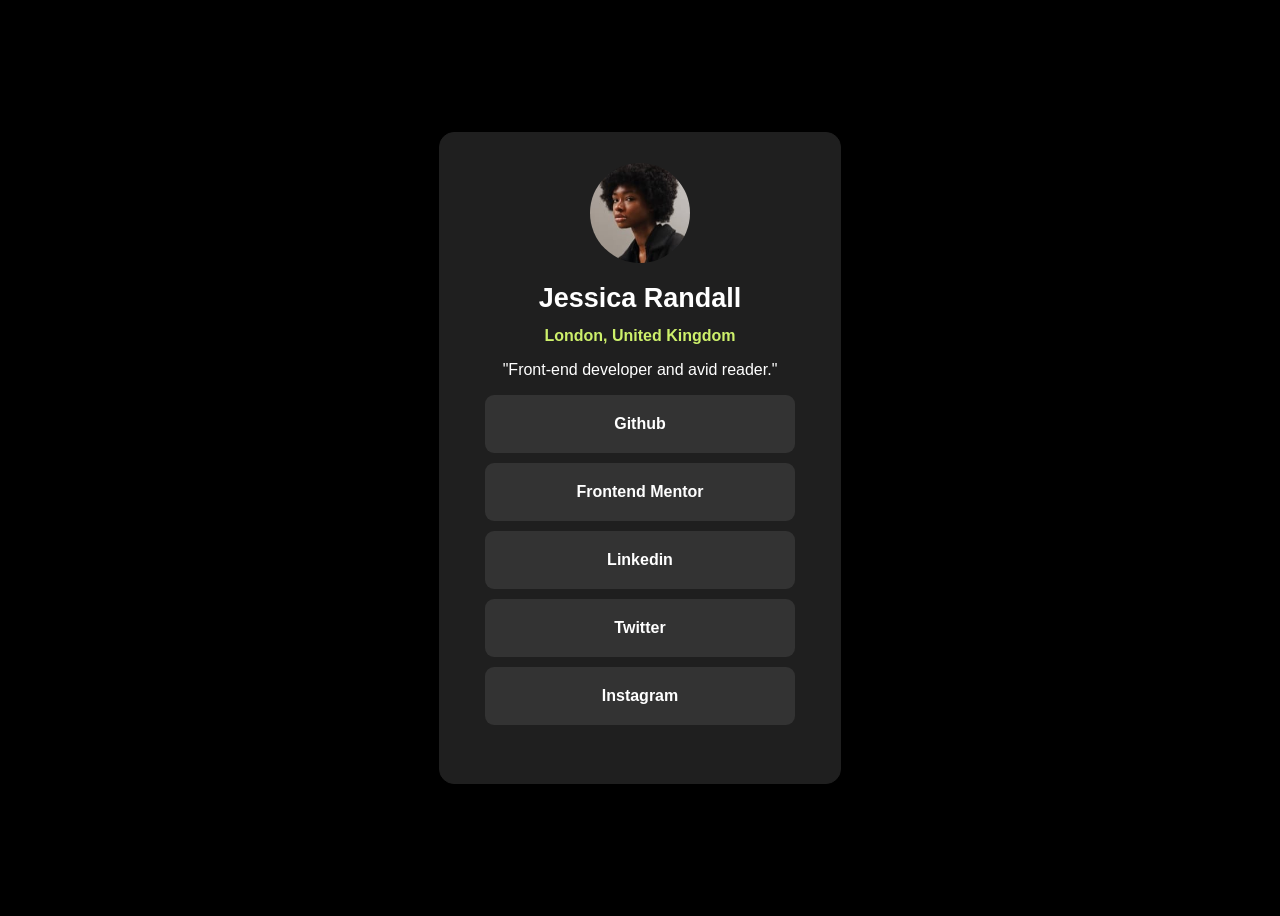
<file: 01 Hub de links para midias sociais/index.html>
<!DOCTYPE html>
<html lang="pt-br">

<head>
    <meta charset="UTF-8">
    <meta name="viewport" content="width=device-width, initial-scale=1.0">
    <title>LinkHub</title>
    <link rel="shortcut icon" href="images/favicon-32x32.png" type="image/x-icon">
    <link rel="stylesheet" href="style.css">
</head>

<body>

    <div id="container">

        <img src="images/avatar-jessica.jpeg" alt="jessicaimage">


        <h1>Jessica Randall</h1>

        <h2>London, United Kingdom</h2>

        <p>"Front-end developer and avid reader."</p>

        <a href="" target="_blank" class="linkme">Github</a>
        <a href="" target="_blank" class="linkme">Frontend Mentor</a>
        <a href="" target="_blank" class="linkme">Linkedin</a>
        <a href="" target="_blank" class="linkme">Twitter</a>
        <a href="" target="_blank" class="linkme">Instagram</a>

    </div>

</body>

</html>
</file>
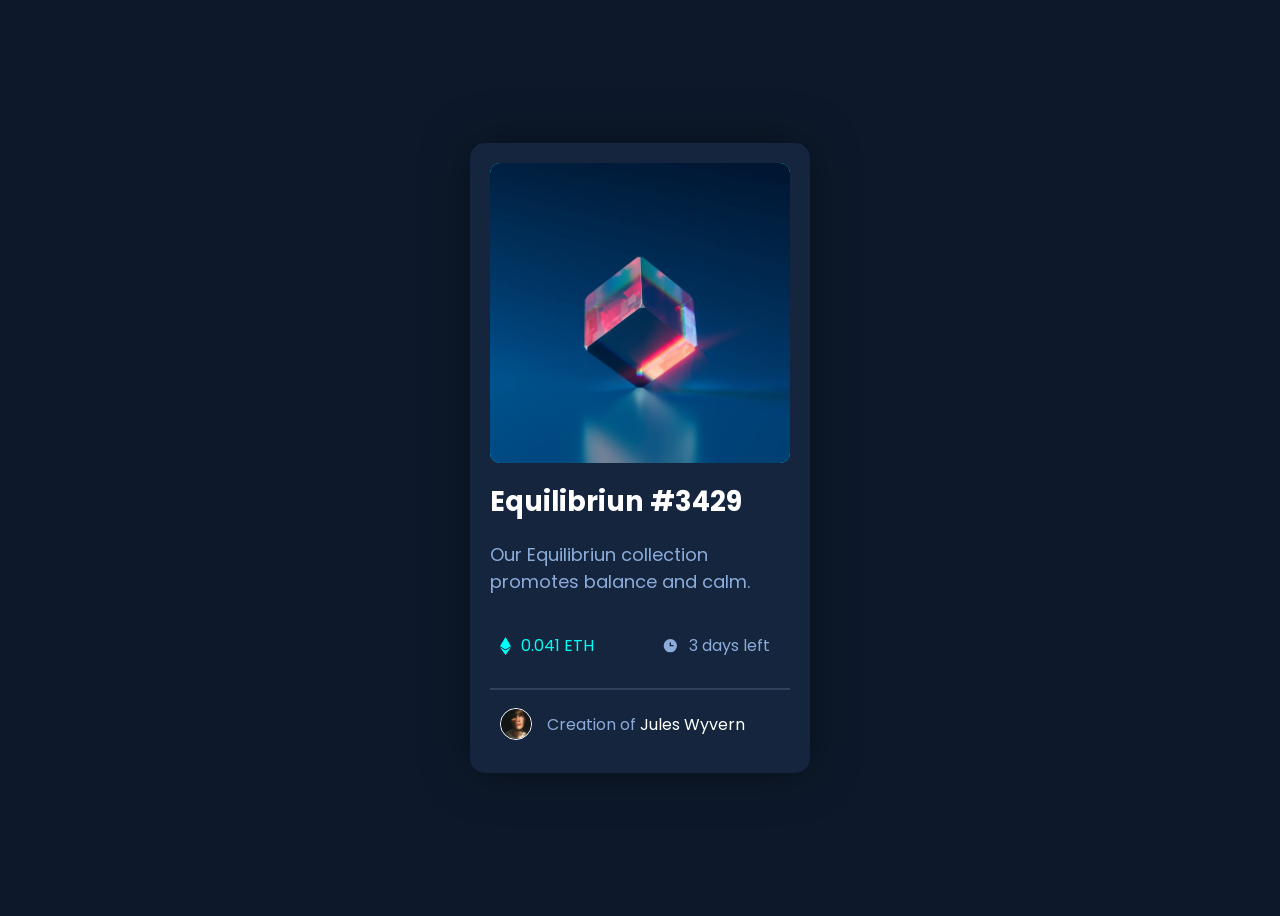
<file: 02 Perfil de cartão NFT/index.html>
<!DOCTYPE html>
<html lang="pt-br">

<head>
    <meta charset="UTF-8">
    <meta name="viewport" content="width=device-width, initial-scale=1.0">
    <style>
        @import url('https://fonts.googleapis.com/css2?family=Outfit:wght@100..900&family=Poppins:ital,wght@0,100;0,200;0,300;0,400;0,500;0,600;0,700;0,800;0,900;1,100;1,200;1,300;1,400;1,500;1,600;1,700;1,800;1,900&display=swap');

        body {
            height: 100vh;
            display: flex;
            justify-content: center;
            align-items: center;
            font-family: 'poppins';
            background-color: hsl(217, 54%, 11%);
        }

        .card {
            background-color: hsl(216, 50%, 16%);
            width: 300px;
            height: 590px;
            box-shadow: 0px 0px 50px rgba(0, 0, 0, 0.412);
            border-radius: 15px;
            padding: 20px;
        }

        .imgr {
            position: relative;
            top: 0;
            left: 0;
            width: 300px;
            height: 300px;
            border-radius: 10px;
            background-color: hsl(178, 100%, 50%);

            .img1 {
                width: 300px;
                border-radius: 10px;
                display: block;
                position: relative;
                top: 0;
                left: 0;
            }

            .img2 {
                position: absolute;
                top: 0px;
                left: 0px;
                width: 100%;
                height: 100%;
                border-radius: 10px;
                background-color: hsla(178, 100%, 50%, );
                background: rgba(0, 0, 0, 0.0);
            }

            .img3 {
                position: absolute;
                top: 120px;
                left: 120px;
                opacity: 0;
            }

            .img2:hover {
                background: hsl(178, 100%, 50%, 0.300);
                ;

                .img3 {
                    opacity: 1;
                }
            }

        }




        .title {
            font-size: 1.7em;
            color: white;

            &:hover {
                color: hsl(178, 100%, 50%);
                transition: 0.7s;
            }
        }

        p {
            font-size: 18px;
        }



        .pr,
        .time2 {
            color: hsl(215, 51%, 70%);
        }

        .eth,
        .time {
            display: inline-flex;
            align-items: center;
            margin: 10px;
        }

        .eth2,
        .time2 {
            margin: 10px;
        }

        .time {
            float: right;
        }

        .eth2 {
            color: hsl(178, 100%, 50%);
        }


        hr {
            margin-top: 10px;
            border: none;
            height: 2px;
            background-color: hsl(215, 32%, 27%);
        }

        .avatar {
            display: inline-flex;
            align-items: center;
        }

        .avatar2 {
            border: 1px solid white;
            margin: 10px;
            margin-right: 15px;
            border-radius: 100%;
        }

        a {
            text-decoration: none;
            color: white;

            &:hover {
                color: hsl(178, 100%, 50%);
                transition: 0.7s;
            }
        }
    </style>
    <link rel="shortcut icon" href="images/favicon-32x32.png" type="image/x-icon">
    <title>nft card</title>
</head>

<body>

    <div class="card">
        <div class="imgr">

            <img src="images/image-equilibrium.jpg" alt="" class="img1">

            <div class="img2"><img src="images/icon-view.svg" alt="" class="img3"></div>


        </div>



        <h1 class="title">Equilibriun #3429</h1>

        <p class="pr">Our Equilibriun collection promotes balance and calm.</p>



        <span class="eth">
            <img src="images/icon-ethereum.svg" alt="">

            <span" class="eth2">0.041 ETH
        </span>
        </span>

        <span class="time">
            <img src="images/icon-clock.svg" alt="">

            <span class="time2">3 days left</span>
        </span>



        <hr>

        <span class="avatar">
            <img src="images/image-avatar.png" alt="" width="30px" class="avatar2">
            <span class="pr">Creation of <a href="">Jules Wyvern</a></span>
        </span>



    </div>

</body>

</html>
</file>
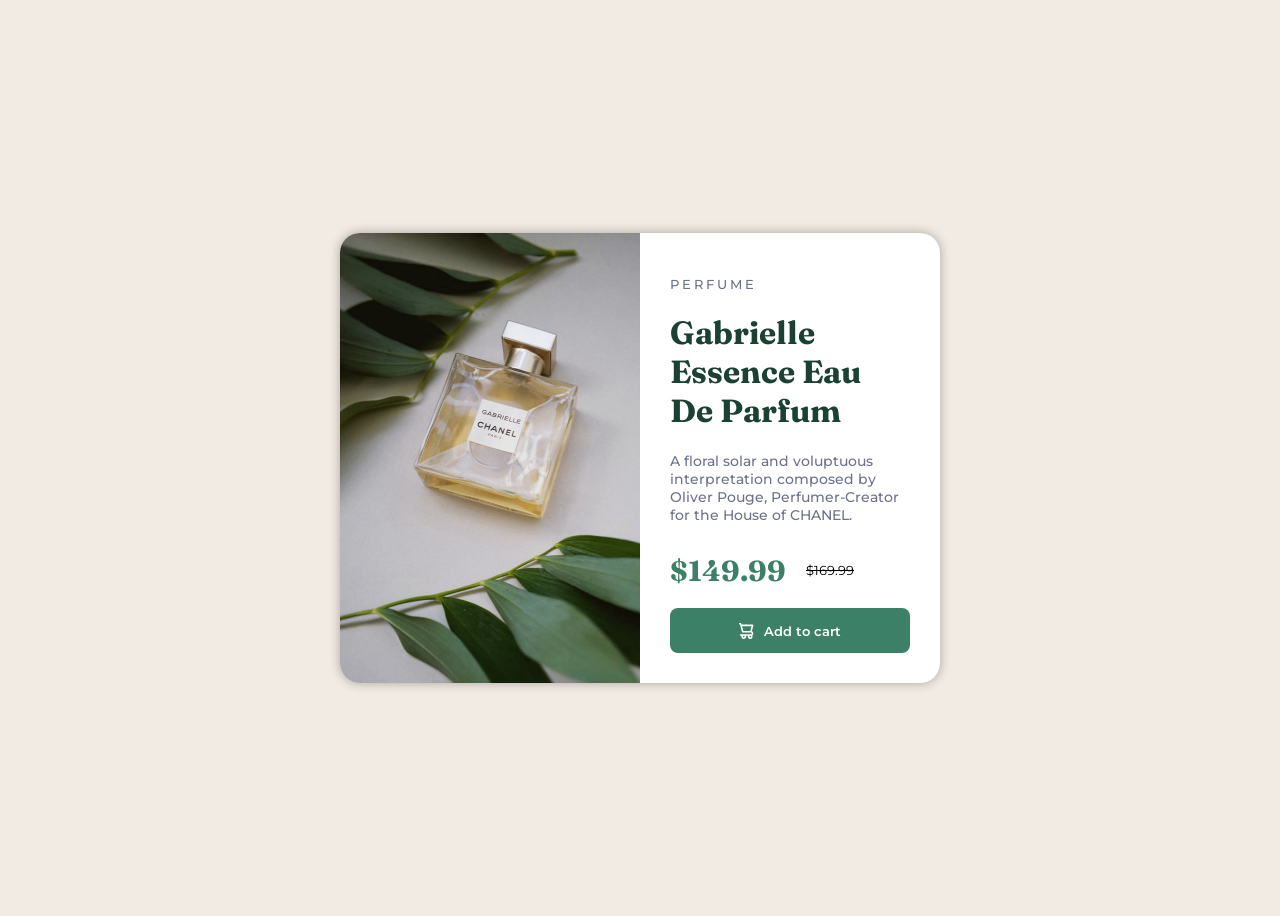
<file: 03 Cartão de pré-visualização de produto/index.html>
<!DOCTYPE html>
<html lang="en">

<head>
    <meta charset="UTF-8">
    <meta name="viewport" content="width=device-width, initial-scale=1.0">
    <title>projeto 003</title>

    <style>
        /* Cartão de produto */

        @import url('https://fonts.googleapis.com/css2?family=Montserrat:ital,wght@0,100..900;1,100..900&display=swap');

        @import url('https://fonts.googleapis.com/css2?family=Fraunces:ital,opsz,wght@0,9..144,100..900;1,9..144,100..900&family=Montserrat:ital,wght@0,100..900;1,100..900&display=swap');

        body {
            background-color: hsl(30, 38%, 92%);
            height: 100vh;
            display: flex;
            justify-content: center;
            align-items: center;
        }

        .card {
            width: 600px;
            height: 450px;
            background-color: white;
            position: relative;
            overflow: hidden;
            border-radius: 20px;
            box-shadow: 0px 0px 1cap rgba(0, 0, 0, 0.305);
        }

        .img-card {
            height: 450px;
            width: 50%;
        }

        .card-text {
            width: 240px;
            height: 390px;
            display: inline-block;
            position: absolute;
            top: 30px;
            left: 330px;

            .name-card {
                font-family: Montserrat;
                font-size: small;
                letter-spacing: 3px;
                color: hsl(228, 12%, 48%);
                font-weight: 500;
            }

            .title-card {
                font-family: fraunces;
                color: hsl(158, 42%, 18%);
            }

            .p-card {
                font-family: Montserrat;
                color: hsl(228, 12%, 48%);
                font-size: 0.9em;
                font-weight: 500;
                margin-bottom: 2em;
            }

            .button-card {
                display: flex;
                align-items: center;
                justify-content: center;
                gap: 10px;
                font-family: montserrat;
                width: 100%;
                height: 45px;
                border-radius: 8px;
                border: none;
                background-color: hsl(158, 36%, 37%);
                color: white;
                font-weight: 600;
                position: absolute;
                bottom: 0%;
                cursor: pointer;

                &:hover {
                    background-color: hsl(158, 42%, 18%);
                }
            }


        }

        .price {
            display: flex;
            align-items: center;

            .price-card-1 {
                font-family: fraunces;
                font-size: 1.8em;
                font-weight: 700;
                color: hsl(158, 36%, 37%);
            }

            .price-card-2 {
                font-family: montserrat;
                font-size: small;
                text-decoration: line-through;
                margin-left: 20px;
            }
        }
    </style>

</head>

<body>

    <div class="card">

        <img src="images/image-product-desktop.jpg" alt="" class="img-card">

        <div class="card-text">

            <p class="name-card">PERFUME</p>

            <h1 class="title-card">Gabrielle Essence Eau De Parfum</h1>

            <p class="p-card">A floral solar and voluptuous interpretation composed by Oliver Pouge, Perfumer-Creator
                for the House of CHANEL.</p>

            <div class="price">
                <span class="price-card-1">$149.99</span>
                <span class="price-card-2">$169.99</span>
            </div>


            <br>

            <button class="button-card"><img src="images/icon-cart.svg" alt="">Add to cart</button>

        </div>


    </div>

</body>

</html>
</file>
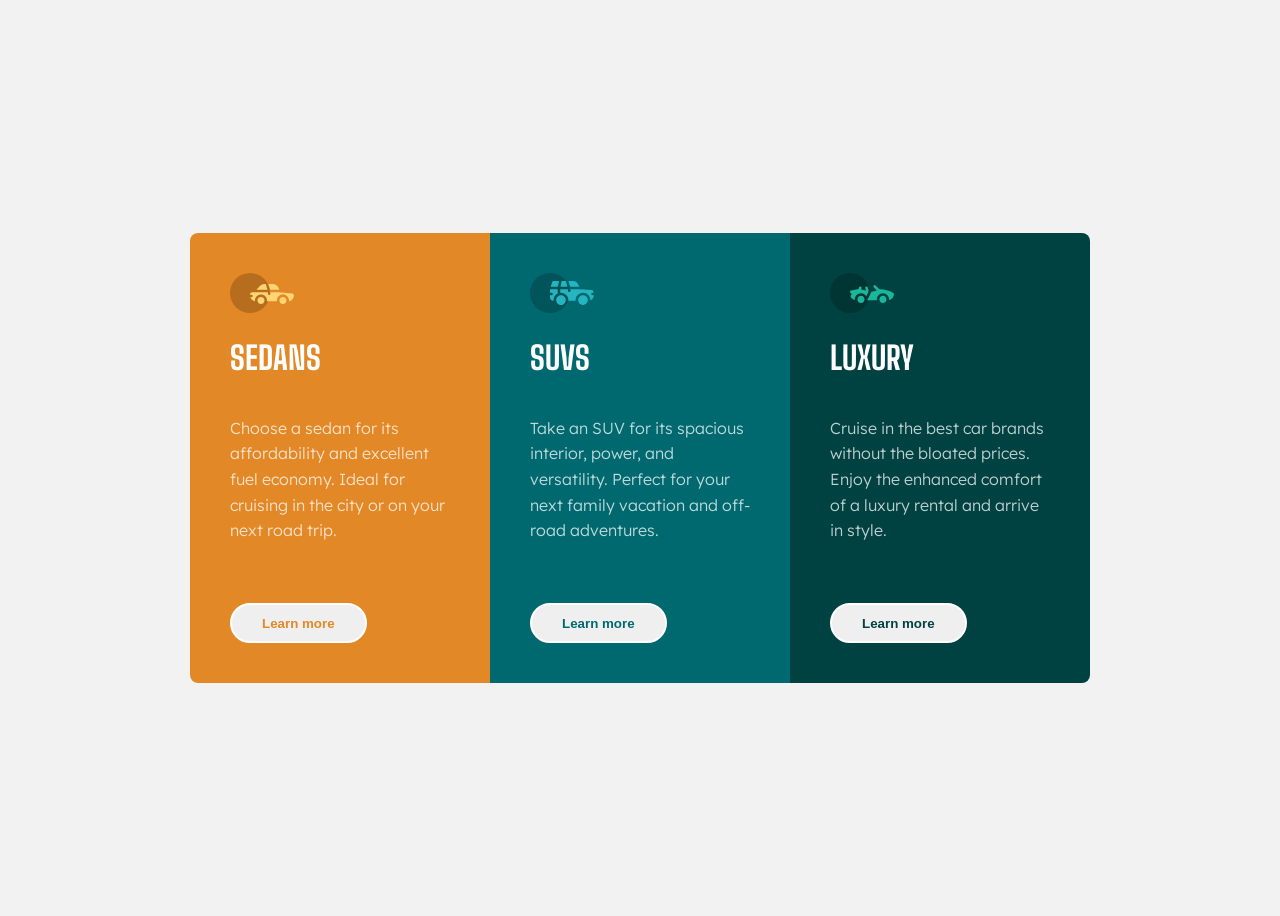
<file: 04 Cartão de pré-visualização de 3 colunas/index.html>
<!DOCTYPE html>
<html lang="pt-br">

<head>
    <meta charset="UTF-8">
    <meta name="viewport" content="width=device-width, initial-scale=1.0">
    <title>Document</title>

    <style>
        @import url('https://fonts.googleapis.com/css2?family=Big+Shoulders:opsz,wght@10..72,100..900&family=Fraunces:ital,opsz,wght@0,9..144,100..900;1,9..144,100..900&family=Lexend+Deca:wght@100..900&family=Montserrat:ital,wght@0,100..900;1,100..900&display=swap');

        @import url('https://fonts.googleapis.com/css2?family=Fraunces:ital,opsz,wght@0,9..144,100..900;1,9..144,100..900&family=Lexend+Deca:wght@100..900&family=Montserrat:ital,wght@0,100..900;1,100..900&display=swap');

        body {
            background-color: hsl(0, 0%, 95%);
            min-height: 100vh;
            display: flex;
            justify-content: center;
            align-items: center;
        }

        .container {
            background-color: white;
            overflow: hidden;
            border-radius: 8px;
            display: grid;
            grid-template-columns: 1fr 1fr 1fr;
        }

        @media (max-width: 900px) {
            .container {
                background-color: white;
                overflow: hidden;
                border-radius: 8px;
                display: grid;
                grid-template-columns: 1fr;
            }
        }

        .box {
            width: 300px;
            height: 450px;
            margin: 0%;
            display: flex;
            justify-content: center;
            align-items: center;

            .box-internal {
                width: 220px;
                height: 370px;
                position: relative;
            }

        }

        .box1 {
            background-color: hsl(31, 77%, 52%);
        }

        .box2 {
            background-color: hsl(184, 100%, 22%);
        }

        .box3 {
            background-color: hsl(179, 100%, 13%);
        }

        .title {
            font-family: 'Big Shoulders';
            color: white;
            font-size: 2em;
            margin-bottom: 1.2em;
        }

        .text {
            font-family: 'Lexend Deca';
            color: hsla(0, 0%, 100%, 0.75);
            font-weight: 300;
            line-height: 1.6;
        }

        .botao {
            padding: 0px 30px;
            border: 2px solid white;
            height: 40px;
            border-radius: 20px;
            bottom: 0px;
            font-weight: bold;
            position: absolute;
            bottom: 0px;
        }

        .botao1 {
            color: hsl(31, 77%, 52%);

            &:hover {
                background-color: hsl(31, 77%, 52%);
                color: white;
                transition: 0.2s;
            }
        }

        .botao2 {
            color: hsl(184, 100%, 22%);

            &:hover {
                background-color: hsl(184, 100%, 22%);
                color: white;
                transition: 0.2s;
            }
        }

        .botao3 {
            color: hsl(179, 100%, 13%);

            &:hover {
                background-color: hsl(179, 100%, 13%);
                color: white;
                transition: 0.2s;
            }
        }
    </style>

</head>

<body>

    <div class="container">

        <div class="box1 box">

            <div class="box-internal">

                <img src="images/icon-sedans.svg" alt="">

                <h1 class="title">SEDANS</h1>

                <p class="text">Choose a sedan for its affordability and excellent fuel economy. Ideal for cruising in
                    the city
                    or on your next road trip.</p>

                <button class="botao botao1">Learn more</button>

            </div>

        </div>



        <div class="box2 box">

            <div class="box-internal">

                <img src="images/icon-suvs.svg" alt="">

                <h1 class="title">SUVS</h1>

                <p class="text">Take an SUV for its spacious interior, power, and versatility. Perfect for your next
                    family vacation
                    and off-road adventures.</p>

                <button class="botao botao2">Learn more</button>

            </div>

        </div>



        <div class="box3 box">

            <div class="box-internal">

                <img src="images/icon-luxury.svg" alt="">

                <h1 class="title">LUXURY</h1>

                <p class="text"> Cruise in the best car brands without the bloated prices. Enjoy the enhanced comfort of
                    a luxury
                    rental and arrive in style.</p>

                <button class="botao botao3">Learn more</button>

            </div>

        </div>

    </div>

</body>

</html>
</file>
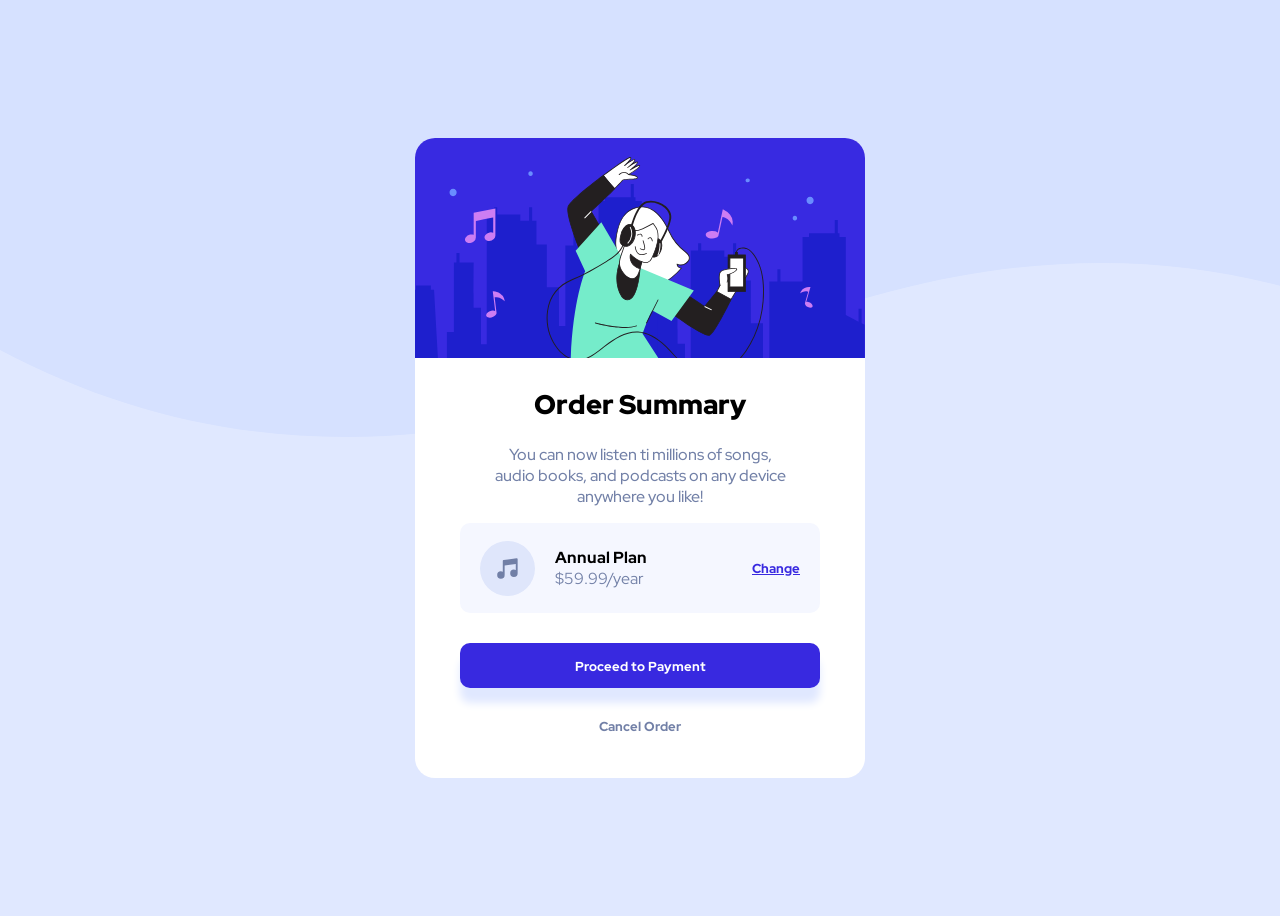
<file: 05 Componente de resumo/index.html>
<!DOCTYPE html>
<html lang="en">

<head>
    <meta charset="UTF-8">
    <meta name="viewport" content="width=device-width, initial-scale=1.0">
    <title>projeto 005</title>

    <style>
        @import url('https://fonts.googleapis.com/css2?family=Big+Shoulders:opsz,wght@10..72,100..900&family=Fraunces:ital,opsz,wght@0,9..144,100..900;1,9..144,100..900&family=Lexend+Deca:wght@100..900&family=Montserrat:ital,wght@0,100..900;1,100..900&family=Red+Hat+Display:ital,wght@0,300..900;1,300..900&display=swap');

        * {
            font-family: "Red Hat Display";
        }

        body {
            background-color: hsl(225, 100%, 94%);
            background-image: url(images/pattern-background-desktop.svg);
            background-repeat: repeat-x;
            height: 100vh;
            display: flex;
            align-items: center;
            justify-content: center;
        }

        .card {
            background-color: white;
            width: 450px;
            height: 640px;
            border-radius: 20px;
            overflow: hidden;
            position: relative;
        }

        .text {
            position: absolute;
            left: 75px;
            width: 300px;
            text-align: center;
        }

        .text h2 {
            font-weight: 900;
            font-size: 1.7em;
        }

        .text p {
            font-weight: 500;
            color: hsl(224, 23%, 55%);
        }

        .click {
            position: absolute;
            top: 385px;
            left: 45px;
            width: 360px;
        }

        .plan {
            display: flex;
            align-items: center;
            gap: 20px;
            background-color: hsl(225, 100%, 98%);
            padding: 20px;
            border-radius: 10px;
            width: 320px;
            height: 50px;
            margin-bottom: 30px;

            .ap {
                font-weight: 800;
            }

            .price {
                color: hsl(224, 23%, 55%);
            }

            .ancor {
                color: hsl(245, 75%, 52%);
                font-weight: 800;
                font-size: 13px;
                margin-left: auto;

                &:hover {
                    color: hsl(245, 79%, 65%);
                    cursor: pointer;
                }
            }

        }

        .pay {
            width: 360px;
            height: 45px;
            margin-bottom: 15px;
            border-radius: 10px;
            background-color: hsl(245, 75%, 52%);
            color: white;
            font-weight: 800;
            border: none;
            box-shadow: 0px 15px 8px hsl(225, 100%, 94%);

            &:hover {
                background-color: hsl(245, 79%, 65%);
                cursor: pointer;
            }
        }

        .cancel {
            width: 360px;
            height: 45px;
            background-color: rgba(240, 248, 255, 0);
            border: none;
            font-weight: 800;
            color: hsl(224, 23%, 55%);

            &:hover {
                color: black;
                cursor: pointer;
            }
        }
    </style>

    <div class="card">

        <img src="images/illustration-hero.svg" alt="">

        <div class="text">

            <h2>Order Summary</h2>

            <p>You can now listen ti millions of songs, audio books, and podcasts on any device anywhere you like!</p>

        </div>

        <div class="click">

            <div class="plan">

                <img src="images/icon-music.svg" height="55px" alt="">

                <div>
                    <span class="ap">Annual Plan</span>
                    <br>
                    <span class="price">$59.99/year</span>
                </div>

                <a href="" class="ancor">Change</a>

            </div>

            <button class="pay">
                Proceed to Payment
            </button>

            <button class="cancel">
                Cancel Order
            </button>

        </div>

    </div>

</head>

<body>



</body>

</html>
</file>
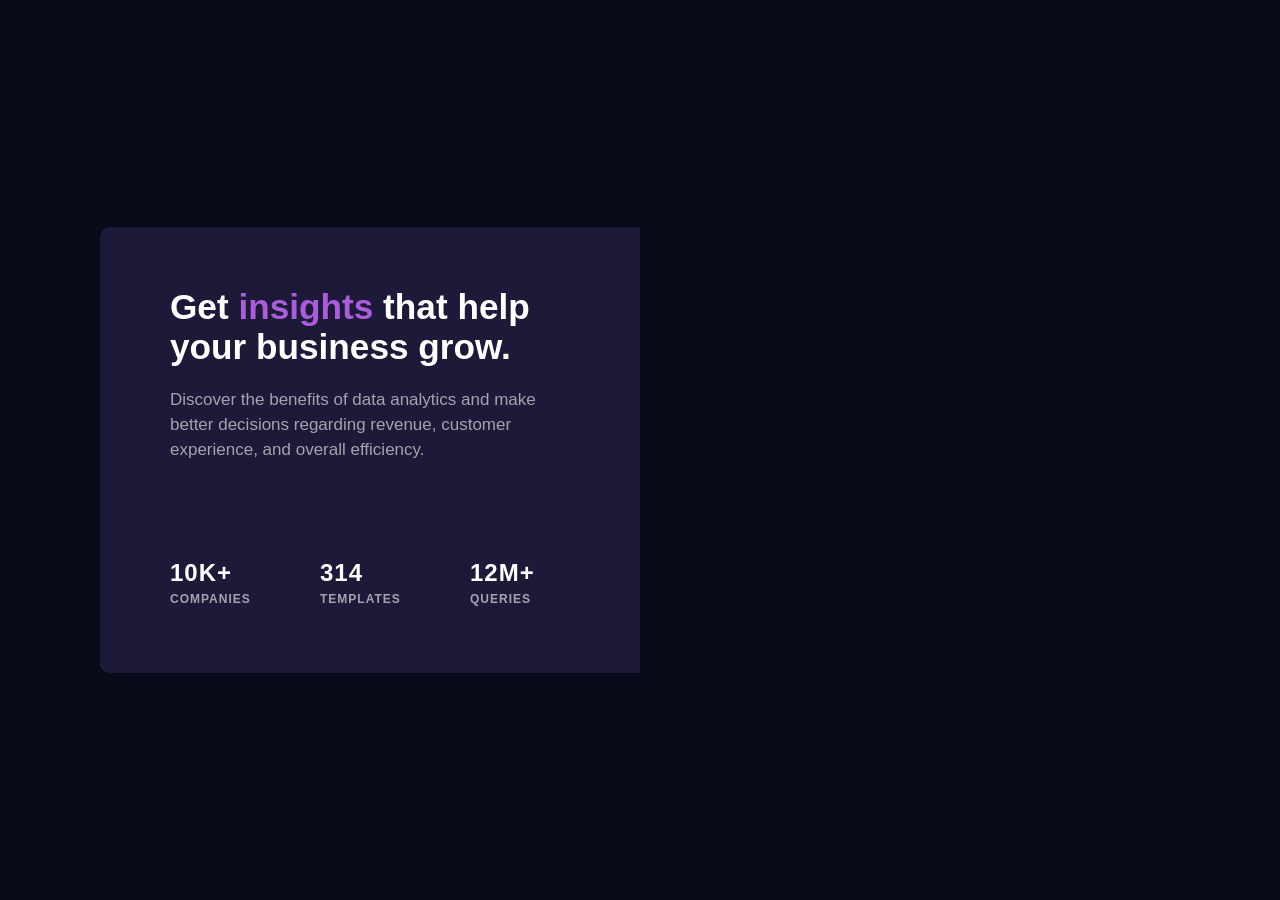
<file: 06 Componente de cartão/index.html>
<!DOCTYPE html>
<html lang="pt-br">

<head>
    <meta charset="UTF-8">
    <meta name="viewport" content="width=device-width, initial-scale=1.0">
    <link rel="stylesheet" href="style.css">
    <title>Document</title>
</head>

<body>

    <div class="container">

        <div class="container-text">

            <div class="box-text">

                <h1>Get <span style="color: hsl(277, 64%, 61%);">insights</span> that help your business grow.</h1>

                <p>Discover the benefits of data analytics and make
                    better decisions regarding revenue, customer
                    experience, and overall efficiency.</p>

                <div class="itens-text">

                    <span class="itens-mini">
                        <h2>10K+</h1>
                            <p>COMPANIES</p>
                    </span>

                    <span class="itens-mini">
                        <h2>314</h2>
                        <p>TEMPLATES</p>
                    </span>

                    <span class="itens-mini">
                        <h2>12M+</h2>
                        <p>QUERIES</p>
                    </span>

                </div>

            </div>

        </div>

        <div class="container-2">
        </div>

    </div>

</body>

</html>
</file>
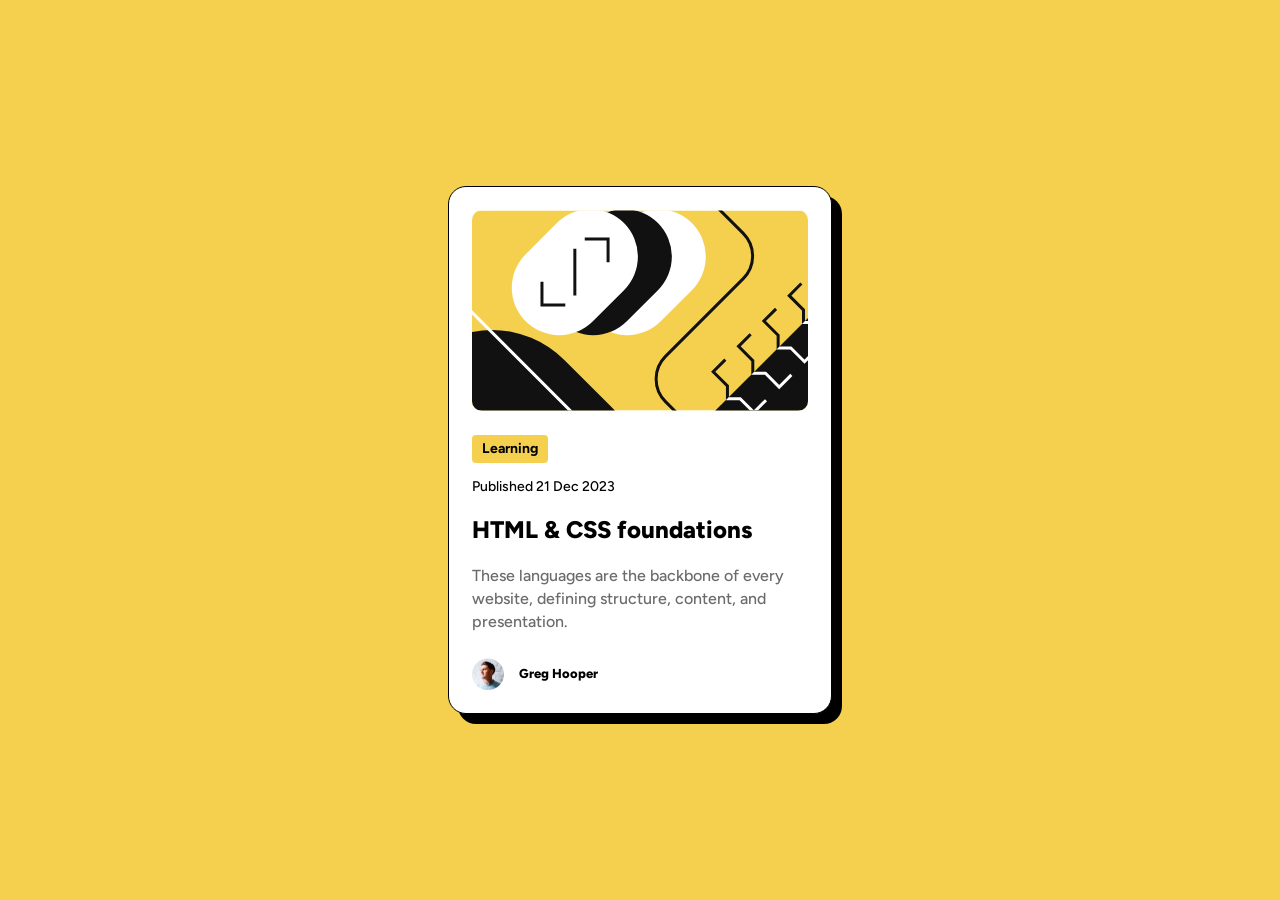
<file: 07 Pré-visualização de cartão de blog/index.html>
<!DOCTYPE html>
<html lang="pt-br">
<head>
    <meta charset="UTF-8">
    <meta name="viewport" content="width=device-width, initial-scale=1.0">
    <link rel="stylesheet" href="style.css">
    <title>Card Blog Preview</title>
</head>
<body>

    <section class="card">

        <img src="images/illustration-article.svg" alt="Ilustração-article">

        <span class="text-top">Learning</span><br>

        <span class="text-data">Published 21 Dec 2023</span>

        <a href="" target="_blank"> <h1>HTML & CSS foundations</h1></a>

        <p>These languages are the backbone of every website, defining structure, content, and presentation.</p>

        <span class="image-text"><img src="images/image-avatar.webp" alt="foto de perfil"> Greg Hooper</span>

    </section>
    
</body>
</html>
</file>
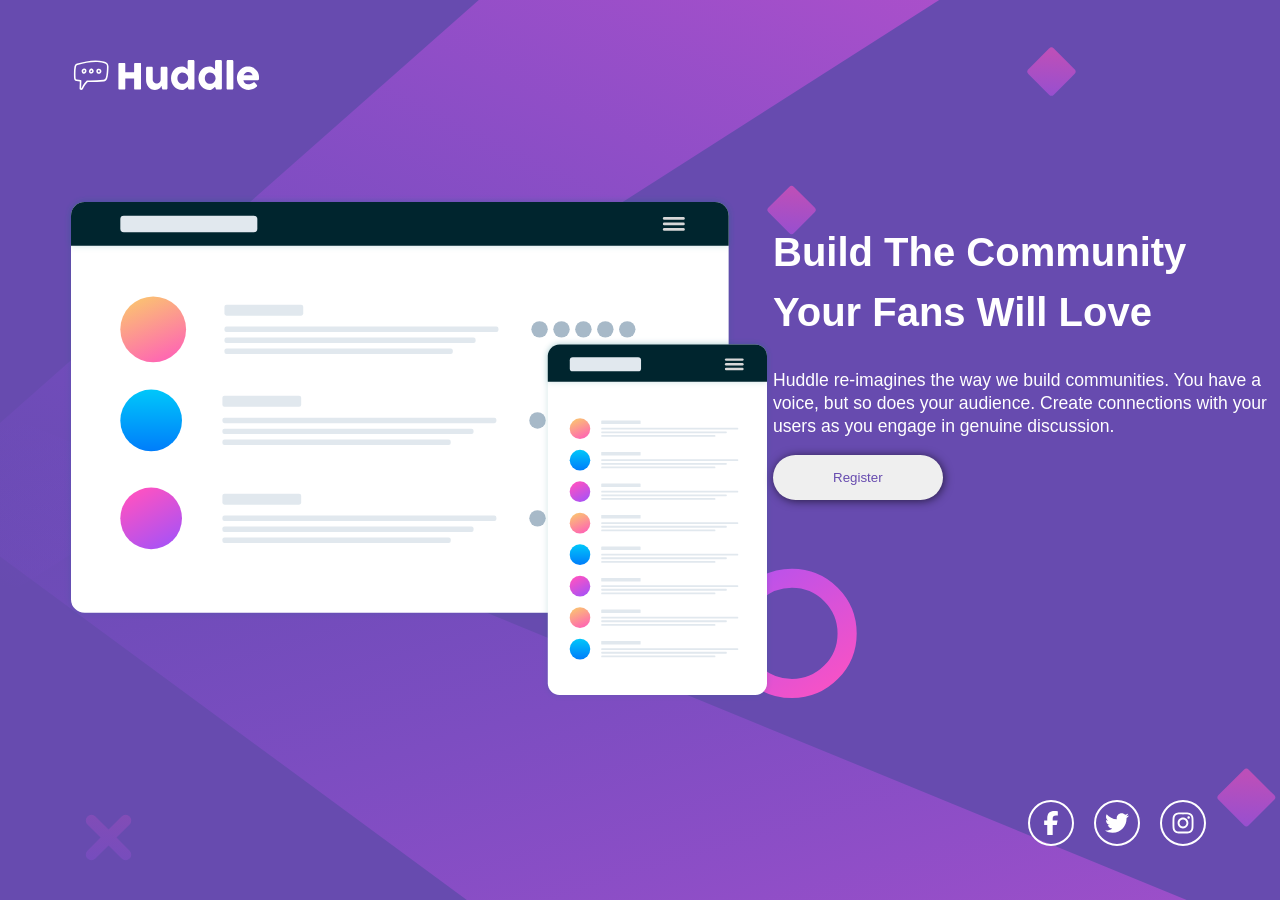
<file: 08 Página inicial do huddle com uma única seção introdutória/index.html>
<!DOCTYPE html>
<html lang="pt-br">

<head>
    <meta charset="UTF-8">
    <meta name="viewport" content="width=device-width, initial-scale=1.0">
    <link rel="stylesheet" href="style.css">
    <title>Document</title>
</head>

<body>
    <header>
        <div class="limit-area">
            <img src="images/logo.svg" alt="">
        </div>
    </header>
    <main>

        <div class="limit-area">

            <div class="image-area">
                <img src="images/illustration-mockups.svg" alt="illustration-mockups">
            </div>

            <div class="text-area">

                <h1>Build The Community<br>Your Fans Will Love</h1>

                <p>
                    Huddle re-imagines the way we build communities. You have a voice, but so does your audience. Create
                    connections with your users as you engage in genuine discussion.
                </p>

                <button>Register</button>

            </div>

        </div>



    </main>
    <footer>

        <div class="limit-area icons-area">

            <a href="facebook.com"><img src="images/facebook-f-brands-solid-full.svg" alt=""></a>
            <a href="facebook.com"><img src="images/twitter-brands-solid-full.svg" alt=""></a>
            <a href="facebook.com"><img src="images/instagram-brands-solid-full.svg" alt="">

        </div>

    </footer>
</body>

</html>
</file>
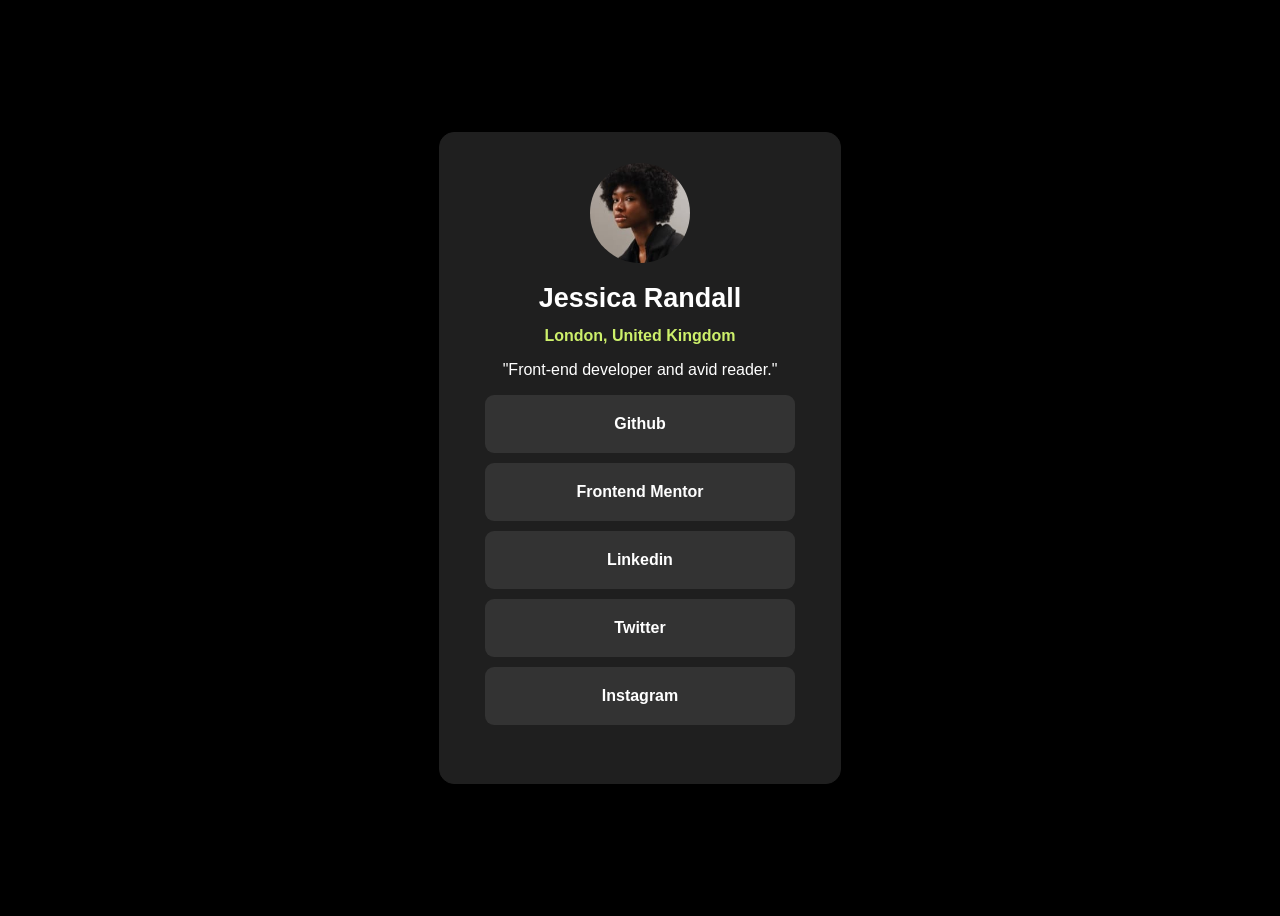
<file: P-001/index.html>
<!DOCTYPE html>
<html lang="pt-br">

<head>
    <meta charset="UTF-8">
    <meta name="viewport" content="width=device-width, initial-scale=1.0">
    <title>Document</title>
    <link rel="shortcut icon" href="images/favicon-32x32.png" type="image/x-icon">
    <link rel="stylesheet" href="style.css">
</head>

<body>

    <div id="container">

        <img src="images/avatar-jessica.jpeg" alt="jessicaimage">


        <h1>Jessica Randall</h1>

        <h2>London, United Kingdom</h2>

        <p>"Front-end developer and avid reader."</p>

        <a href="https://github.com/Jonhvmp/ForumHydraLinks/blob/main/README.pt.md" target="_blank"
            class="linkme">Github</a>
        <a href="https://www.frontendmentor.io/home" target="_blank" class="linkme">Frontend Mentor</a>
        <a href="" class="linkme">Linkedin</a>
        <a href="" class="linkme">Twitter</a>
        <a href="" class="linkme">Instagram</a>

    </div>

</body>

</html>
</file>
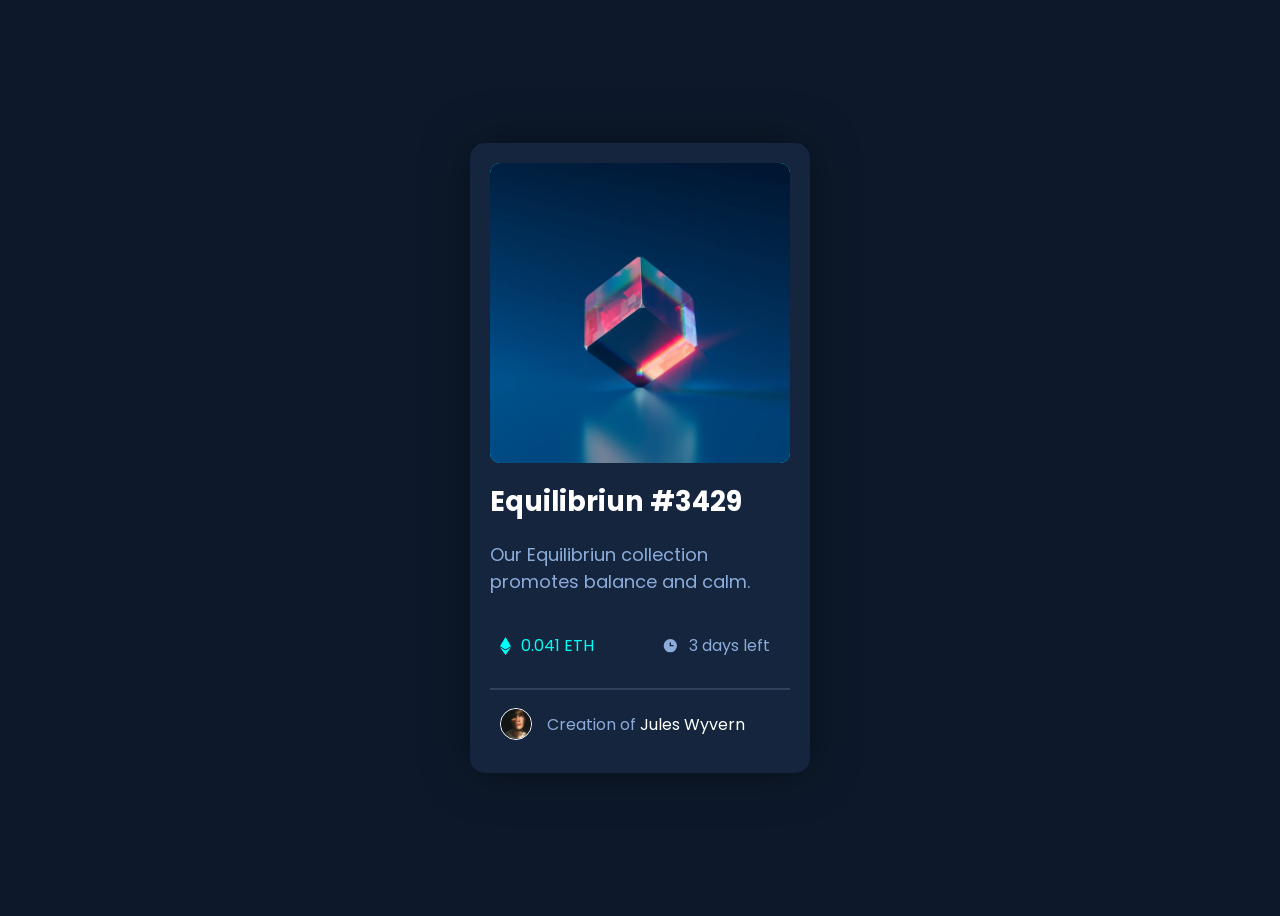
<file: P-002/index.html>
<!DOCTYPE html>
<html lang="pt-br">

<head>
    <meta charset="UTF-8">
    <meta name="viewport" content="width=device-width, initial-scale=1.0">
    <style>
        @import url('https://fonts.googleapis.com/css2?family=Outfit:wght@100..900&family=Poppins:ital,wght@0,100;0,200;0,300;0,400;0,500;0,600;0,700;0,800;0,900;1,100;1,200;1,300;1,400;1,500;1,600;1,700;1,800;1,900&display=swap');

        body {
            height: 100vh;
            display: flex;
            justify-content: center;
            align-items: center;
            font-family: 'poppins';
            background-color: hsl(217, 54%, 11%);
        }

        .card {
            background-color: hsl(216, 50%, 16%);
            width: 300px;
            height: 590px;
            box-shadow: 0px 0px 50px rgba(0, 0, 0, 0.412);
            border-radius: 15px;
            padding: 20px;
        }

        .imgr {
            position: relative;
            top: 0;
            left: 0;
            width: 300px;
            height: 300px;
            border-radius: 10px;
            background-color: hsl(178, 100%, 50%);

            .img1 {
                width: 300px;
                border-radius: 10px;
                display: block;
                position: relative;
                top: 0;
                left: 0;
            }

            .img2 {
                position: absolute;
                top: 0px;
                left: 0px;
                width: 100%;
                height: 100%;
                border-radius: 10px;
                background-color: hsla(178, 100%, 50%,);
                background: rgba(0,0,0,0.0);
            }

            .img3 {
                position: absolute;
                top: 120px;
                left: 120px;
                opacity: 0;
            }

            .img2:hover{
                    background: hsl(178, 100%, 50%, 0.300);;

                    .img3 {
                        opacity: 1;
                    }
                }

        }

         


        .title {
            font-size: 1.7em;
            color: white;

            &:hover {
                color: hsl(178, 100%, 50%);
                transition: 0.7s;
            }
        }

        p {
            font-size: 18px;
        }



        .pr,
        .time2 {
            color: hsl(215, 51%, 70%);
        }

        .eth,
        .time {
            display: inline-flex;
            align-items: center;
            margin: 10px;
        }

        .eth2,
        .time2 {
            margin: 10px;
        }

        .time {
            float: right;
        }

        .eth2 {
            color: hsl(178, 100%, 50%);
        }


        hr {
            margin-top: 10px;
            border: none;
            height: 2px;
            background-color: hsl(215, 32%, 27%);
        }

        .avatar {
            display: inline-flex;
            align-items: center;
        }

        .avatar2 {
            border: 1px solid white;
            margin: 10px;
            margin-right: 15px;
            border-radius: 100%;
        }

        a {
            text-decoration: none;
            color: white;

            &:hover {
                color: hsl(178, 100%, 50%);
                transition: 0.7s;
            }
        }
    </style>
    <link rel="shortcut icon" href="images/favicon-32x32.png" type="image/x-icon">
    <title>nft card</title>
</head>

<body>

    <div class="card">
        <div class="imgr">

            <img src="images/image-equilibrium.jpg" alt="" class="img1">

            <div class="img2"><img src="images/icon-view.svg" alt="" class="img3"></div>
            

        </div>



        <h1 class="title">Equilibriun #3429</h1>

        <p class="pr">Our Equilibriun collection promotes balance and calm.</p>



        <span class="eth">
            <img src="images/icon-ethereum.svg" alt="">

            <span" class="eth2">0.041 ETH
        </span>
        </span>

        <span class="time">
            <img src="images/icon-clock.svg" alt="">

            <span class="time2">3 days left</span>
        </span>



        <hr>

        <span class="avatar">
            <img src="images/image-avatar.png" alt="" width="30px" class="avatar2">
            <span class="pr">Creation of <a href="">Jules Wyvern</a></span>
        </span>



    </div>

</body>

</html>
</file>
<file: 01 Hub de links para midias sociais/style.css>
@charset "utf-8";

@font-face {
    font-family: inter;
    src: url(fonts/static/Inter-Bold.ttf),
        url(fonts/static/inter-Semi-Bold.ttf)
}

body {
    background-color: black;
    height: 100vh;
    display: flex;
    justify-content: center;
    align-items: center;
}

#container {
    border: 1px solid #1f1f1f;
    width: 400px;
    height: 650px;
    border-radius: 15px;
    font-family: sans-serif;
    color: white;
    background-color: #1f1f1f;
}

img {
    width: 100px;
    border-radius: 50%;
    display: block;
    margin: auto;
    margin-top: 30px;
    margin-bottom: 20px;
}

h1,
h2,
p {
    text-align: center;
}

h1 {
    margin: 0%;
    font-size: 27px;
}

h2 {
    font-size: medium;
    color: #cdf06b;
}

p {
    font-weight: 100;
}


.linkme {
    color: white;
    background-color: #333333;
    display: block;
    text-align: center;
    text-decoration: none;
    width: 270px;
    margin: auto;
    margin-bottom: 10px;
    padding: 20px;
    border-radius: 9px;
    font-weight: 600;
}

.linkme:hover {
    background-color: #bfeb46;
    color: #1f1f1f;
    transition: 0.5s;
}
</file>
<file: 06 Componente de cartão/style.css>
body {
    margin: 0px;
    padding: 0px;
    height: 100vh;
    display: flex;
    justify-content: center;
    align-items: center;
    background-color: hsl(233, 47%, 7%);
}

@import url('https://fonts.googleapis.com/css2?family=Big+Shoulders:opsz,wght@10..72,100..900&family=Fraunces:ital,opsz,wght@0,9..144,100..900;1,9..144,100..900&family=Inter:ital,opsz,wght@0,14..32,100..900;1,14..32,100..900&family=Lexend+Deca:wght@100..900&family=Libre+Baskerville:ital,wght@0,400..700;1,400..700&family=Montserrat:ital,wght@0,100..900;1,100..900&family=Red+Hat+Display:ital,wght@0,300..900;1,300..900&display=swap');

@import url('https://fonts.googleapis.com/css2?family=Big+Shoulders:opsz,wght@10..72,100..900&family=Fraunces:ital,opsz,wght@0,9..144,100..900;1,9..144,100..900&family=Inter:ital,opsz,wght@0,14..32,100..900;1,14..32,100..900&family=Lexend+Deca:wght@100..900&family=Libre+Baskerville:ital,wght@0,400..700;1,400..700&family=Montserrat:ital,wght@0,100..900;1,100..900&family=Red+Hat+Display:ital,wght@0,300..900;1,300..900&display=swap');

.container {
    display: grid;
    grid-template-columns: 1fr 1fr;
    overflow: hidden;
    border-radius: 10px;
}

.container-2 {
    background-image: linear-gradient(hsla(277, 93%, 30%, 0.57)), url(images/image-header-desktop.jpg);
    width: 540px;
    height: 446px;
}

.container-text {
    width: 540px;
    height: 446px;
    background-color: hsl(244, 37%, 16%);
    display: flex;
    flex-direction: column;
    align-items: center;
    justify-content: center;
}

.container-text h1,
p {
    width: 400px;
}

.container-text h1 {
    font-family: "Lexend Deca", sans-serif;
    font-weight: 700;
    font-size: 2.2em;
    color: white;
    margin: 0px;
    margin-top: 60px;
}

.container-text p {
    font-family: "Inter", sans-serif;
    font-weight: 400;
    font-size: 17px;
    color: hsla(0, 0%, 100%, 0.6);
    line-height: 25px;
    margin-top: 20px;
}

.box-text {
    height: 100%;
    width: 400px;
    display: flex;
    flex-direction: column;
}

.itens-text {
    display: flex;
    flex-direction: row;
    justify-content: space-between;
    width: 400px;
    margin-top: 80px;
}

.itens-mini {
    width: 100px;
}

.itens-mini>h2 {
    margin: 0%;
    font-family: "Lexend Deca", sans-serif;
    color: white;
     letter-spacing: 1px;
}

.itens-mini>p {
    margin: 0%;
    font-size: 12px;
    font-weight: 600;
    letter-spacing: 1px;
}
</file>
<file: 07 Pré-visualização de cartão de blog/style.css>
@import url('https://fonts.googleapis.com/css2?family=Big+Shoulders:opsz,wght@10..72,100..900&family=Figtree:ital,wght@0,300..900;1,300..900&family=Fraunces:ital,opsz,wght@0,9..144,100..900;1,9..144,100..900&family=Inter:ital,opsz,wght@0,14..32,100..900;1,14..32,100..900&family=Lexend+Deca:wght@100..900&family=Libre+Baskerville:ital,wght@0,400..700;1,400..700&family=Montserrat:ital,wght@0,100..900;1,100..900&family=Red+Hat+Display:ital,wght@0,300..900;1,300..900&display=swap');

body {
    background-color: hsl(47, 88%, 63%);
    height: 100vh;
    margin: 0%;
    display: flex;
    align-items: center;
    justify-content: center;
}

.card {
    font-family: "Figtree", sans-serif;
    background-color: white;
    width: 336px;
    padding: 23px;
    border-radius: 18px;
    border: 1px solid black;
    box-shadow: 10px 10px 0px black;
}

span {
    display: inline-block;
}

.card img {
    border-radius: 10px;
}

.text-top {
    font-size: 14px;
    font-weight: 700;
    padding: 5px 10px 6px;
    background-color: hsl(47, 88%, 63%);
    border-radius: 4px;
    margin: 20px 0px 13px 0px;
}

.text-data {
    font-size: 14px;
    font-weight: 500;
}

.card a {
    text-decoration: none;
    color: black;
}

.card h1 {
    font-weight: 800;
    font-size: 1.5em;

    &:hover {
        color: hsl(47, 88%, 63%);
    }
}

.card p {
    font-weight: 500;
    color: hsl(0, 0%, 42%);
    line-height: 23px;
}

.image-text {
    margin-top: 25px;
    display: flex;
    align-items: center;
    gap: 15px;
}

.image-text img {
    width: 32px;
}

.image-text {
    font-weight: 800;
    font-size: small;
}
</file>
<file: 08 Página inicial do huddle com uma única seção introdutória/style.css>
@import url('https://fonts.googleapis.com/css2?family=Open+Sans:ital,wght@0,300..800;1,300..800&display=swap');

body {
    margin: 0%;
    background-color: hsl(257, 40%, 49%);
    background-image: url(images/bg-desktop.svg);
    background-size: cover;
    height: 100vh;
    display: flex;
    flex-direction: column;
    align-content: space-between;
}

.limit-area {
    display: flex;
    width: 90%;
    margin: auto;
}

header {
    height: 150px;
    display: flex;

    img {
        width: 200px;
    }
}

main {
    display: flex;
    flex-direction: row;
    align-items: center;
    margin: auto 0;
}

.image-area {

    img {
        width: 40;
    }
}

.text-area {
    width: 550px;
    margin-left: auto;

    h1 {
        width: 500px;
        font-size: 2.5em;
        font-family: "Poppins", sans-serif;
        color: white;
        line-height: 60px;
    }

    p {
        font-size: 1.1em;
        font-family: "Poppins", sans-serif;
        color: white;
        line-height: 23px;
    }

    button {
        padding: 15px 60px;
        border-radius: 50px;
        color: hsl(257, 40%, 49%);
        border: none;
        box-shadow: 1px 1px 10px rgba(0, 0, 0, 0.619);

        &:hover {
            background-color: hsl(300, 69%, 71%);
            color: white;
            transition: 0.1s;
        }
    }

}

footer img {
    color: white;
    border: 2px solid white;
    border-radius: 100%;
    width: 30px;
    display: inline-block;
    margin: 50px 10px;
    padding: 6px;
}

.icons-area {
    width: 90%;
    display: flex;
    justify-content: flex-end;
}
</file>
<file: P-001/style.css>
@charset "utf-8";

@font-face {
    font-family: inter;
    src: url(fonts/static/Inter-Bold.ttf),
        url(fonts/static/inter-Semi-Bold.ttf)
}

body {
    background-color: black;
    height: 100vh;
    display: flex;
    justify-content: center;
    align-items: center;
}

#container {
    border: 1px solid #1f1f1f;
    width: 400px;
    height: 650px;
    border-radius: 15px;
    font-family: sans-serif;
    color: white;
    background-color: #1f1f1f;
}

img {
    width: 100px;
    border-radius: 50%;
    display: block;
    margin: auto;
    margin-top: 30px;
    margin-bottom: 20px;
}

h1,
h2,
p {
    text-align: center;
}

h1 {
    margin: 0%;
    font-size: 27px;
}

h2 {
    font-size: medium;
    color: #cdf06b;
}

p {
    font-weight: 100;
}


.linkme {
    color: white;
    background-color: #333333;
    display: block;
    text-align: center;
    text-decoration: none;
    width: 270px;
    margin: auto;
    margin-bottom: 10px;
    padding: 20px;
    border-radius: 9px;
    font-weight: 600;
}

.linkme:hover {
    background-color: #bfeb46;
    color: #1f1f1f;
    transition: 0.5s;
}
</file>
